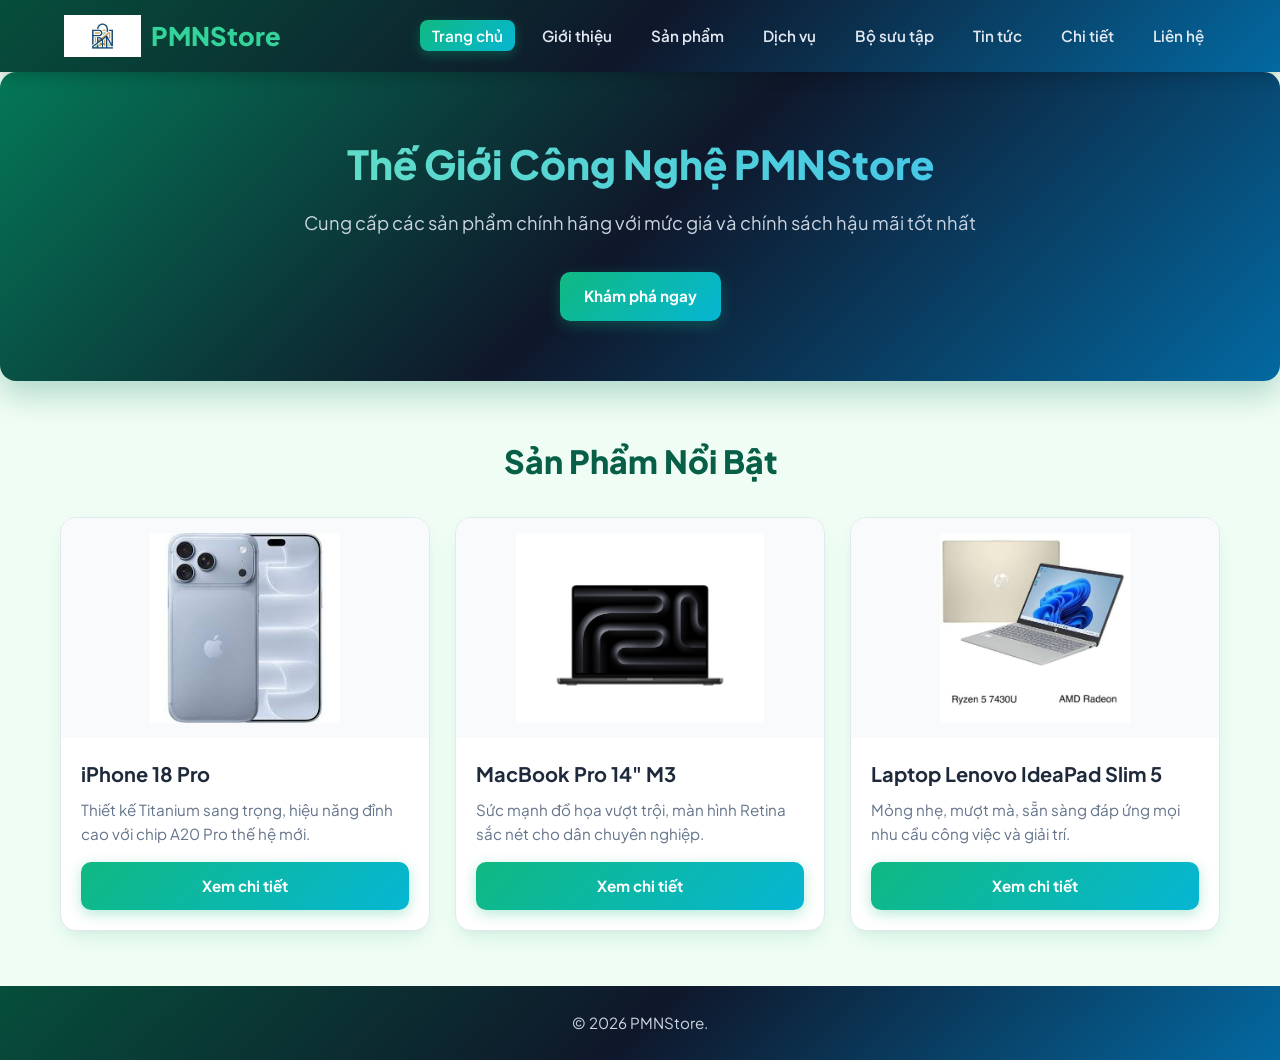
<file: index.html>
<!DOCTYPE html>
<html lang="vi">
<head>
    <meta charset="UTF-8">
    <meta name="viewport" content="width=device-width, initial-scale=1.0">
    <title>Trang Chủ - PMNStore</title>
    <link rel="stylesheet" href="css/style.css">
</head>
<body>
    <header class="header">
        <div class="logo">
            <img src="images/logo.png" alt="PMNStore Logo">
            <span>PMNStore</span>
        </div>
        <nav class="nav">
            <ul>
                <li><a href="index.html" class="active">Trang chủ</a></li>
                <li><a href="about.html">Giới thiệu</a></li>
                <li><a href="products.html">Sản phẩm</a></li>
                <li><a href="services.html">Dịch vụ</a></li>
                <li><a href="gallery.html">Bộ sưu tập</a></li>
                <li><a href="blog.html">Tin tức</a></li>
                <li><a href="details.html">Chi tiết</a></li>
                <li><a href="contact.html">Liên hệ</a></li>
            </ul>
        </nav>
    </header>

    <section class="hero-banner">
        <h1>Thế Giới Công Nghệ PMNStore</h1>
        <p>Cung cấp các sản phẩm chính hãng với mức giá và chính sách hậu mãi tốt nhất</p>
        <a href="products.html" class="btn" style="margin-top: 15px;">Khám phá ngay</a>
    </section>

    <main class="container">
        <section>
            <h2 class="section-title">Sản Phẩm Nổi Bật</h2>
            <div class="grid-container">
    <article class="card">
        <img src="images/iphone.jpg" alt="iPhone 18 Pro" class="card-img">
        <div class="card-body">
            <h3>iPhone 18 Pro</h3>
            <p class="card-text">Thiết kế Titanium sang trọng, hiệu năng đỉnh cao với chip A20 Pro thế hệ mới.</p>
            <a href="details.html?id=iphone18" class="btn">Xem chi tiết</a>
        </div>
    </article>

    <article class="card">
        <img src="images/macbook.jpg" alt="MacBook Pro" class="card-img">
        <div class="card-body">
            <h3>MacBook Pro 14" M3</h3>
            <p class="card-text">Sức mạnh đồ họa vượt trội, màn hình Retina sắc nét cho dân chuyên nghiệp.</p>
            <a href="details.html?id=macbook" class="btn">Xem chi tiết</a>
        </div>
    </article>

    <article class="card">
        <img src="images/laptop.jpg" alt="Laptop Lenovo" class="card-img">
        <div class="card-body">
            <h3>Laptop Lenovo IdeaPad Slim 5</h3>
            <p class="card-text">Mỏng nhẹ, mượt mà, sẵn sàng đáp ứng mọi nhu cầu công việc và giải trí.</p>
            <a href="details.html?id=laptop" class="btn">Xem chi tiết</a>
        </div>
    </article>
</div>
                </article>
            </div>
        </section>
    </main>

    <footer class="footer">
        <p>&copy; 2026 PMNStore. </p>
    </footer>
</body>
</html>
</file>
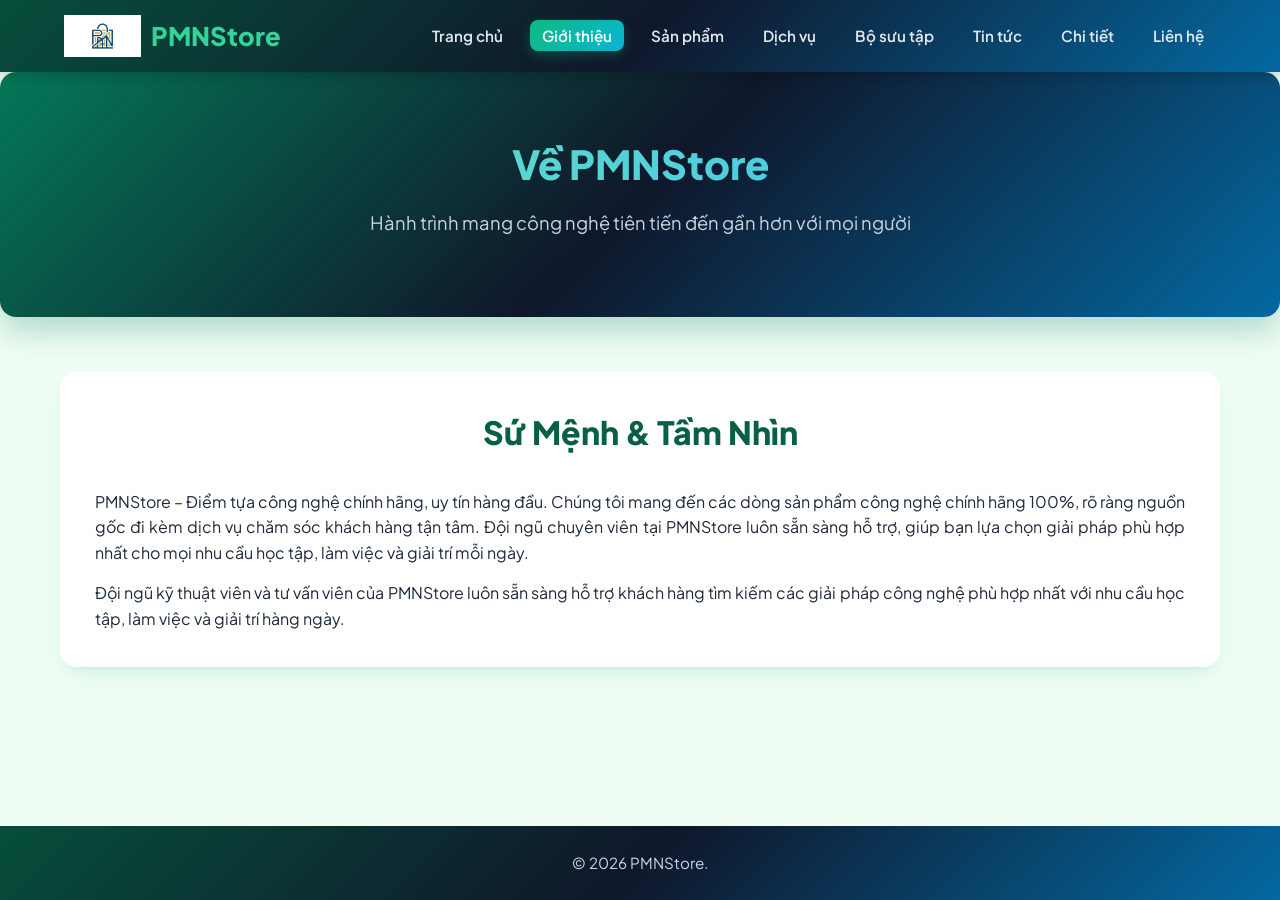
<file: about.html>
<!DOCTYPE html>
<html lang="vi">
<head>
    <meta charset="UTF-8">
    <meta name="viewport" content="width=device-width, initial-scale=1.0">
    <title>Giới Thiệu - PMNStore</title>
    <link rel="stylesheet" href="css/style.css">
</head>
<body>
    <header class="header">
        <div class="logo">
            <img src="images/logo.png" alt="PMNStore Logo">
            <span>PMNStore</span>
        </div>
        <nav class="nav">
            <ul>
                <li><a href="index.html">Trang chủ</a></li>
                <li><a href="about.html" class="active">Giới thiệu</a></li>
                <li><a href="products.html">Sản phẩm</a></li>
                <li><a href="services.html">Dịch vụ</a></li>
                <li><a href="gallery.html">Bộ sưu tập</a></li>
                <li><a href="blog.html">Tin tức</a></li>
                <li><a href="details.html">Chi tiết</a></li>
                <li><a href="contact.html">Liên hệ</a></li>
            </ul>
        </nav>
    </header>

    <section class="hero-banner">
        <h1>Về PMNStore</h1>
        <p>Hành trình mang công nghệ tiên tiến đến gần hơn với mọi người</p>
    </section>

    <main class="container">
        <section class="content-box">
            <h2 class="section-title">Sứ Mệnh & Tầm Nhìn</h2>
            <p style="margin-bottom: 15px; text-align: justify;">
               PMNStore – Điểm tựa công nghệ chính hãng, uy tín hàng đầu.

Chúng tôi mang đến các dòng sản phẩm công nghệ chính hãng 100%, rõ ràng nguồn gốc đi kèm dịch vụ chăm sóc khách hàng tận tâm. Đội ngũ chuyên viên tại PMNStore luôn sẵn sàng hỗ trợ, giúp bạn lựa chọn giải pháp phù hợp nhất cho mọi nhu cầu học tập, làm việc và giải trí mỗi ngày.
            </p>
            <p style="text-align: justify;">
                Đội ngũ kỹ thuật viên và tư vấn viên của PMNStore luôn sẵn sàng hỗ trợ khách hàng tìm kiếm các giải pháp công nghệ phù hợp nhất với nhu cầu học tập, làm việc và giải trí hàng ngày.
            </p>
        </section>
    </main>

    <footer class="footer">
        <p>&copy; 2026 PMNStore. </p>
    </footer>
</body>
</html>
</file>
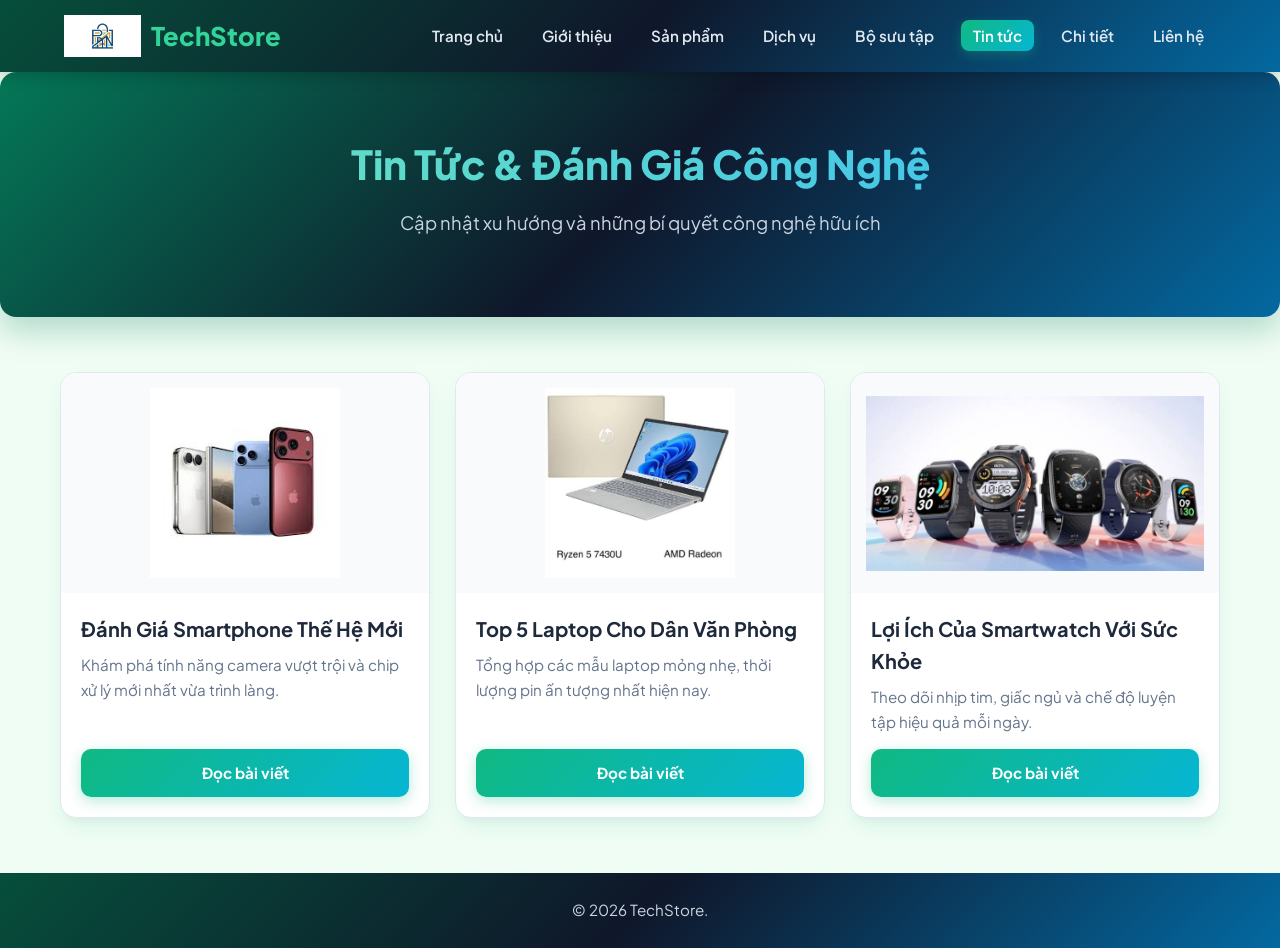
<file: blog.html>
<!DOCTYPE html>
<html lang="vi">
<head>
    <meta charset="UTF-8">
    <meta name="viewport" content="width=device-width, initial-scale=1.0">
    <title>Tin Tức - TechStore</title>
    <link rel="stylesheet" href="css/style.css">
<link rel="icon" type="image/png" href="images/logo.png">
</head>
<body>
    <header class="header">
        <div class="logo">
            <img src="images/logo.png" alt="TechStore Logo">
            <span>TechStore</span>
        </div>
        <nav class="nav">
            <ul>
                <li><a href="index.html">Trang chủ</a></li>
                <li><a href="about.html">Giới thiệu</a></li>
                <li><a href="products.html">Sản phẩm</a></li>
                <li><a href="services.html">Dịch vụ</a></li>
                <li><a href="gallery.html">Bộ sưu tập</a></li>
                <li><a href="blog.html" class="active">Tin tức</a></li>
                <li><a href="details.html">Chi tiết</a></li>
                <li><a href="contact.html">Liên hệ</a></li>
            </ul>
        </nav>
    </header>

    <section class="hero-banner">
        <h1>Tin Tức & Đánh Giá Công Nghệ</h1>
        <p>Cập nhật xu hướng và những bí quyết công nghệ hữu ích</p>
    </section>

    <main class="container">
        <div class="grid-container">
            <article class="card">
                <img src="images/iphone2.jpg" alt="Đánh giá iPhone" class="card-img">
                <div class="card-body">
                    <h3>Đánh Giá Smartphone Thế Hệ Mới</h3>
                    <p>Khám phá tính năng camera vượt trội và chip xử lý mới nhất vừa trình làng.</p>
                    <a href="details.html" class="btn">Đọc bài viết</a>
                </div>
            </article>
            <article class="card">
                <img src="images/laptop.jpg" alt="Tư vấn laptop" class="card-img">
                <div class="card-body">
                    <h3>Top 5 Laptop Cho Dân Văn Phòng</h3>
                    <p>Tổng hợp các mẫu laptop mỏng nhẹ, thời lượng pin ấn tượng nhất hiện nay.</p>
                    <a href="details.html" class="btn">Đọc bài viết</a>
                </div>
            </article>
            <article class="card">
                <img src="images/dongho1.jpg" alt="Đồng hồ thông minh" class="card-img">
                <div class="card-body">
                    <h3>Lợi Ích Của Smartwatch Với Sức Khỏe</h3>
                    <p>Theo dõi nhịp tim, giấc ngủ và chế độ luyện tập hiệu quả mỗi ngày.</p>
                    <a href="details.html" class="btn">Đọc bài viết</a>
                </div>
            </article>
        </div>
    </main>

    <footer class="footer">
        <p>&copy; 2026 TechStore. </p>
    </footer>
</body>
</html>
</file>
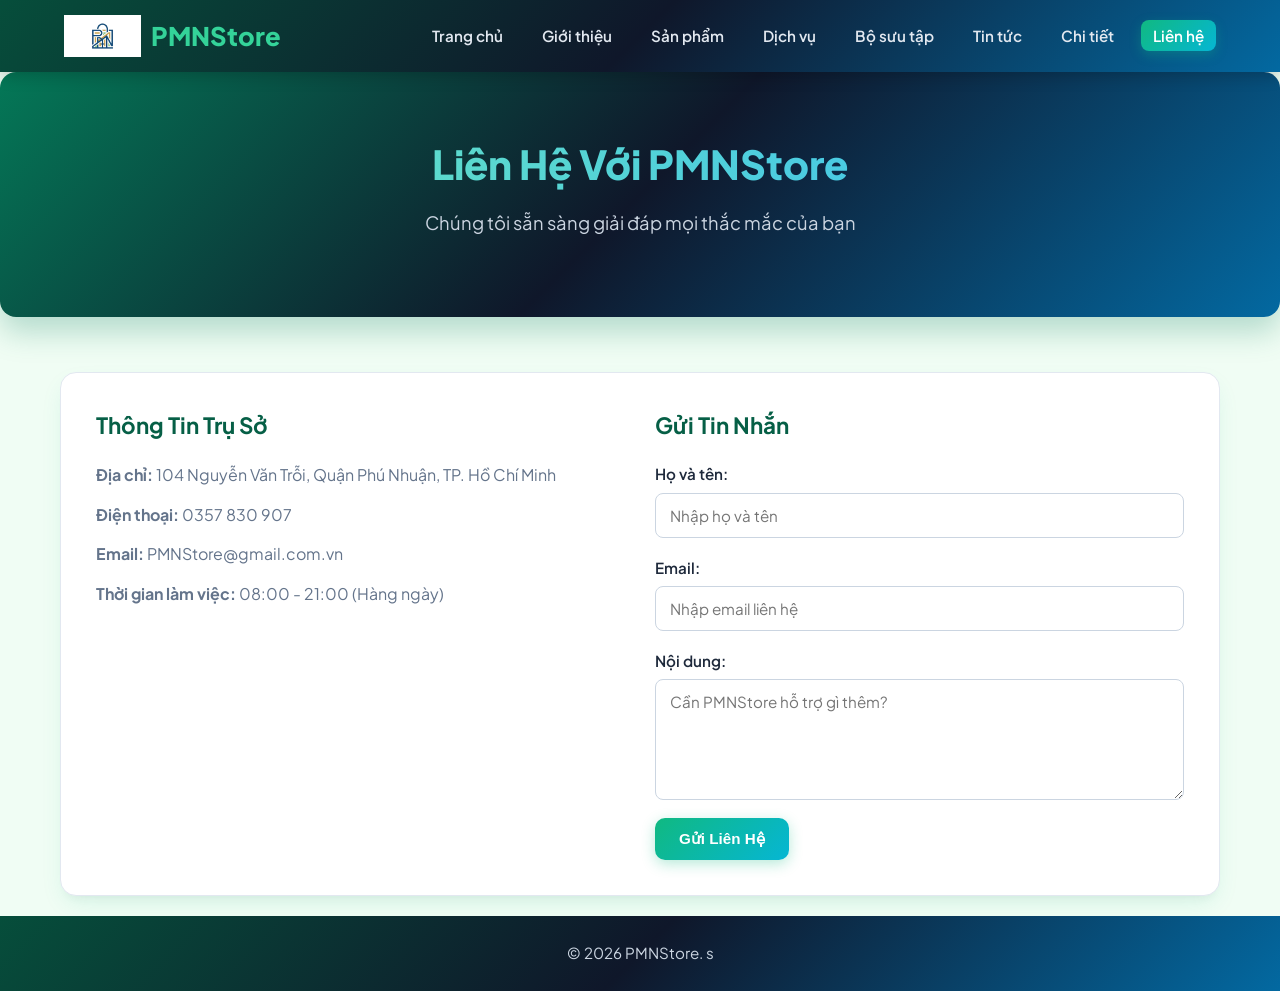
<file: contact.html>
<!DOCTYPE html>
<html lang="vi">
<head>
    <meta charset="UTF-8">
    <meta name="viewport" content="width=device-width, initial-scale=1.0">
    <title>Liên Hệ - PMNStore</title>
    <link rel="stylesheet" href="css/style.css">
</head>
<body>
    <header class="header">
        <div class="logo">
            <img src="images/logo.png" alt="PMNStore Logo">
            <span>PMNStore</span>
        </div>
        <nav class="nav">
            <ul>
                <li><a href="index.html">Trang chủ</a></li>
                <li><a href="about.html">Giới thiệu</a></li>
                <li><a href="products.html">Sản phẩm</a></li>
                <li><a href="services.html">Dịch vụ</a></li>
                <li><a href="gallery.html">Bộ sưu tập</a></li>
                <li><a href="blog.html">Tin tức</a></li>
                <li><a href="details.html">Chi tiết</a></li>
                <li><a href="contact.html" class="active">Liên hệ</a></li>
            </ul>
        </nav>
    </header>

    <section class="hero-banner">
        <h1>Liên Hệ Với PMNStore</h1>
        <p>Chúng tôi sẵn sàng giải đáp mọi thắc mắc của bạn</p>
    </section>

    <main class="container">
        <div class="contact-wrapper">
            <div class="contact-info">
                <h2>Thông Tin Trụ Sở</h2>
                <p><strong>Địa chỉ:</strong> 104 Nguyễn Văn Trỗi, Quận Phú Nhuận, TP. Hồ Chí Minh</p>
                <p><strong>Điện thoại:</strong> 0357 830 907</p>
                <p><strong>Email:</strong> PMNStore@gmail.com.vn</p>
                <p><strong>Thời gian làm việc:</strong> 08:00 - 21:00 (Hàng ngày)</p>
            </div>

            <form class="contact-form" onsubmit="event.preventDefault(); alert('Cảm ơn bạn đã gửi tin nhắn!');">
                <h2>Gửi Tin Nhắn</h2>
                <div class="form-group">
                    <label for="name">Họ và tên:</label>
                    <input type="text" id="name" required placeholder="Nhập họ và tên">
                </div>
                <div class="form-group">
                    <label for="email">Email:</label>
                    <input type="email" id="email" required placeholder="Nhập email liên hệ">
                </div>
                <div class="form-group">
                    <label for="message">Nội dung:</label>
                    <textarea id="message" rows="5" required placeholder="Cần PMNStore hỗ trợ gì thêm?"></textarea>
                </div>
                <button type="submit" class="btn">Gửi Liên Hệ</button>
            </form>
        </div>
    </main>

    <footer class="footer">
        <p>&copy; 2026 PMNStore. s</p>
    </footer>
</body>
</html>
</file>
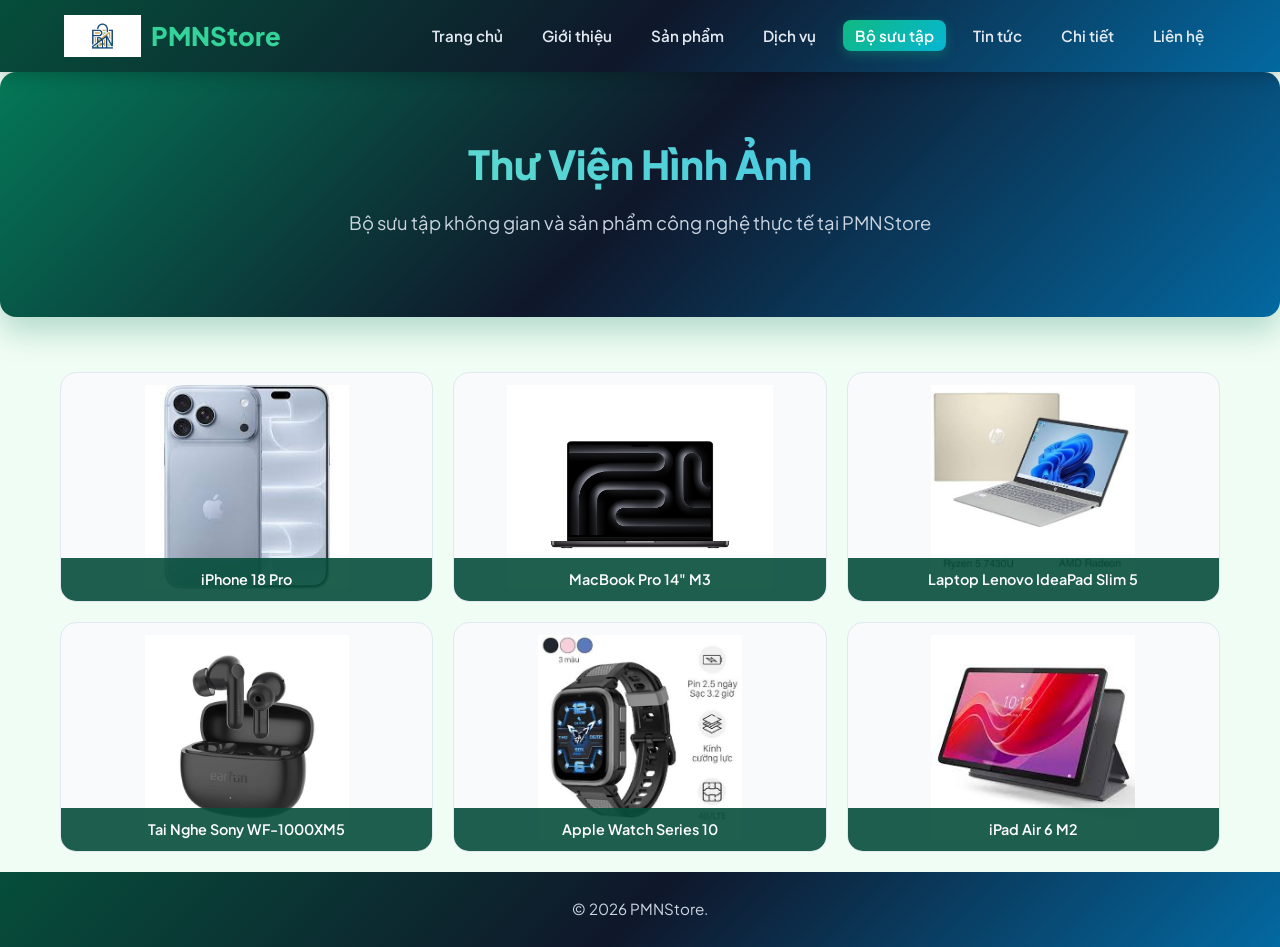
<file: gallery.html>
<!DOCTYPE html>
<html lang="vi">
<head>
    <meta charset="UTF-8">
    <meta name="viewport" content="width=device-width, initial-scale=1.0">
    <title>Bộ Sưu Tập - PMNStore</title>
    <link rel="stylesheet" href="css/style.css">
<link rel="icon" type="image/png" href="images/logo.png">
</head>
<body>
    <header class="header">
        <div class="logo">
            <img src="images/logo.png" alt="PMNStore Logo">
            <span>PMNStore</span>
        </div>
        <nav class="nav">
            <ul>
                <li><a href="index.html">Trang chủ</a></li>
                <li><a href="about.html">Giới thiệu</a></li>
                <li><a href="products.html">Sản phẩm</a></li>
                <li><a href="services.html">Dịch vụ</a></li>
                <li><a href="gallery.html" class="active">Bộ sưu tập</a></li>
                <li><a href="blog.html">Tin tức</a></li>
                <li><a href="details.html">Chi tiết</a></li>
                <li><a href="contact.html">Liên hệ</a></li>
            </ul>
        </nav>
    </header>

    <section class="hero-banner">
        <h1>Thư Viện Hình Ảnh</h1>
        <p>Bộ sưu tập không gian và sản phẩm công nghệ thực tế tại PMNStore</p>
    </section>

    <main class="container">
        <div class="gallery-grid">
            <div class="gallery-item">
                <img src="images/iphone.jpg" alt="iPhone 18 Pro">
                <div class="gallery-caption">iPhone 18 Pro</div>
            </div>
            <div class="gallery-item">
                <img src="images/macbook.jpg" alt="MacBook Pro">
                <div class="gallery-caption">MacBook Pro 14" M3</div>
            </div>
            <div class="gallery-item">
                <img src="images/laptop.jpg" alt="Laptop Lenovo">
                <div class="gallery-caption">Laptop Lenovo IdeaPad Slim 5</div>
            </div>
            <div class="gallery-item">
                <img src="images/tai nghe.jpg" alt="Tai nghe Sony">
                <div class="gallery-caption">Tai Nghe Sony WF-1000XM5</div>
            </div>
            <div class="gallery-item">
                <img src="images/dongho.jpg" alt="Apple Watch">
                <div class="gallery-caption">Apple Watch Series 10</div>
            </div>
            <div class="gallery-item">
                <img src="images/maytinhbang.jpg" alt="iPad Air 6">
                <div class="gallery-caption">iPad Air 6 M2</div>
            </div>
        </div>
    </main>

    <footer class="footer">
        <p>&copy; 2026 PMNStore. </p>
    </footer>
</body>
</html>
</file>
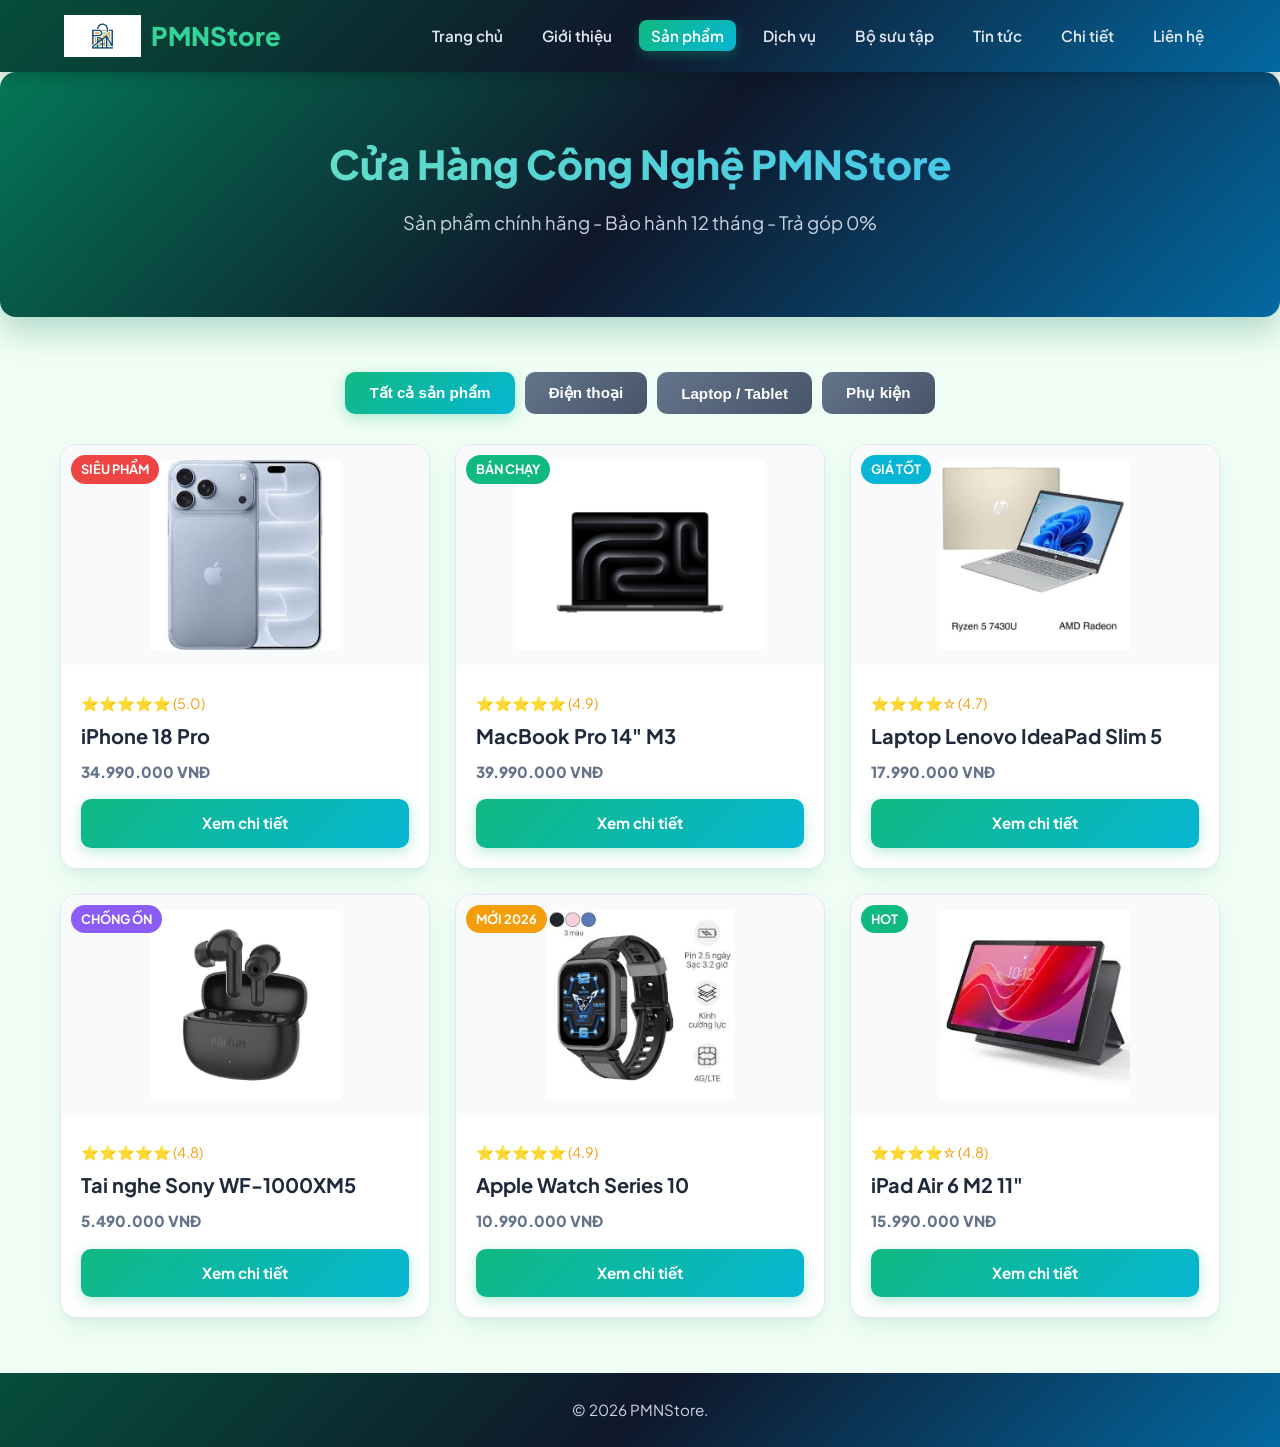
<file: products.html>
<!DOCTYPE html>
<html lang="vi">
<head>
    <meta charset="UTF-8">
    <meta name="viewport" content="width=device-width, initial-scale=1.0">
    <title>Sản Phẩm - PMNStore</title>
    <link rel="stylesheet" href="css/style.css">
</head>
<body>
    <header class="header">
        <div class="logo">
            <img src="images/logo.png" alt="PMNStore Logo">
            <span>PMNStore</span>
        </div>
        <nav class="nav">
            <ul>
                <li><a href="index.html">Trang chủ</a></li>
                <li><a href="about.html">Giới thiệu</a></li>
                <li><a href="products.html" class="active">Sản phẩm</a></li>
                <li><a href="services.html">Dịch vụ</a></li>
                <li><a href="gallery.html">Bộ sưu tập</a></li>
                <li><a href="blog.html">Tin tức</a></li>
                <li><a href="details.html">Chi tiết</a></li>
                <li><a href="contact.html">Liên hệ</a></li>
            </ul>
        </nav>
    </header>

    <section class="hero-banner">
        <h1>Cửa Hàng Công Nghệ PMNStore</h1>
        <p>Sản phẩm chính hãng - Bảo hành 12 tháng - Trả góp 0%</p>
    </section>

    <main class="container">
        <!-- BỘ LỌC SẢN PHẨM -->
        <div style="display: flex; justify-content: center; gap: 10px; margin-bottom: 30px; flex-wrap: wrap;">
            <button class="btn" onclick="filterProducts('all')">Tất cả sản phẩm</button>
            <button class="btn btn-secondary" onclick="filterProducts('phone')">Điện thoại</button>
            <button class="btn btn-secondary" onclick="filterProducts('laptop')">Laptop / Tablet</button>
            <button class="btn btn-secondary" onclick="filterProducts('accessory')">Phụ kiện</button>
        </div>

        <div class="grid-container" id="product-list">
            <!-- iPhone 18 Pro -->
            <article class="card product-item" data-category="phone">
                <div style="position: relative;">
                    <span style="position: absolute; top: 10px; left: 10px; background: #ef4444; color: white; padding: 4px 10px; border-radius: 20px; font-size: 0.8rem; font-weight: bold; z-index: 2;">SIÊU PHẨM</span>
                    <img src="images/iphone.jpg" alt="iPhone 18 Pro" class="card-img">
                </div>
                <div class="card-body">
                    <div style="color: #f59e0b; font-size: 0.9rem; margin-bottom: 5px;">⭐⭐⭐⭐⭐ (5.0)</div>
                    <h3>iPhone 18 Pro</h3>
                    <p class="price">34.990.000 VNĐ</p>
                    <div style="display: flex; gap: 8px;">
                        <a href="details.html?id=iphone18" class="btn" style="flex: 1;">Xem chi tiết</a>
                    </div>
                </div>
            </article>

            <!-- MacBook Pro 14 M3 -->
            <article class="card product-item" data-category="laptop">
                <div style="position: relative;">
                    <span style="position: absolute; top: 10px; left: 10px; background: #10b981; color: white; padding: 4px 10px; border-radius: 20px; font-size: 0.8rem; font-weight: bold; z-index: 2;">BÁN CHẠY</span>
                    <img src="images/macbook.jpg" alt="MacBook Pro" class="card-img">
                </div>
                <div class="card-body">
                    <div style="color: #f59e0b; font-size: 0.9rem; margin-bottom: 5px;">⭐⭐⭐⭐⭐ (4.9)</div>
                    <h3>MacBook Pro 14" M3</h3>
                    <p class="price">39.990.000 VNĐ</p>
                    <div style="display: flex; gap: 8px;">
                        <a href="details.html?id=macbook" class="btn" style="flex: 1;">Xem chi tiết</a>
                    </div>
                </div>
            </article>

            <!-- Laptop Lenovo IdeaPad Slim 5 -->
            <article class="card product-item" data-category="laptop">
                <div style="position: relative;">
                    <span style="position: absolute; top: 10px; left: 10px; background: #06b6d4; color: white; padding: 4px 10px; border-radius: 20px; font-size: 0.8rem; font-weight: bold; z-index: 2;">GIÁ TỐT</span>
                    <img src="images/laptop.jpg" alt="Laptop Lenovo" class="card-img">
                </div>
                <div class="card-body">
                    <div style="color: #f59e0b; font-size: 0.9rem; margin-bottom: 5px;">⭐⭐⭐⭐☆ (4.7)</div>
                    <h3>Laptop Lenovo IdeaPad Slim 5</h3>
                    <p class="price">17.990.000 VNĐ</p>
                    <div style="display: flex; gap: 8px;">
                        <a href="details.html?id=laptop" class="btn" style="flex: 1;">Xem chi tiết</a>
                    </div>
                </div>
            </article>

            <!-- Tai nghe Sony -->
            <article class="card product-item" data-category="accessory">
                <div style="position: relative;">
                    <span style="position: absolute; top: 10px; left: 10px; background: #8b5cf6; color: white; padding: 4px 10px; border-radius: 20px; font-size: 0.8rem; font-weight: bold; z-index: 2;">CHỐNG ỒN</span>
                    <img src="images/tai nghe.jpg" alt="Tai nghe Sony" class="card-img">
                </div>
                <div class="card-body">
                    <div style="color: #f59e0b; font-size: 0.9rem; margin-bottom: 5px;">⭐⭐⭐⭐⭐ (4.8)</div>
                    <h3>Tai nghe Sony WF-1000XM5</h3>
                    <p class="price">5.490.000 VNĐ</p>
                    <div style="display: flex; gap: 8px;">
                        <a href="details.html?id=tainghe" class="btn" style="flex: 1;">Xem chi tiết</a>
                    </div>
                </div>
            </article>

            <!-- Apple Watch -->
            <article class="card product-item" data-category="accessory">
                <div style="position: relative;">
                    <span style="position: absolute; top: 10px; left: 10px; background: #f59e0b; color: white; padding: 4px 10px; border-radius: 20px; font-size: 0.8rem; font-weight: bold; z-index: 2;">MỚI 2026</span>
                    <img src="images/dongho.jpg" alt="Apple Watch" class="card-img">
                </div>
                <div class="card-body">
                    <div style="color: #f59e0b; font-size: 0.9rem; margin-bottom: 5px;">⭐⭐⭐⭐⭐ (4.9)</div>
                    <h3>Apple Watch Series 10</h3>
                    <p class="price">10.990.000 VNĐ</p>
                    <div style="display: flex; gap: 8px;">
                        <a href="details.html?id=dongho" class="btn" style="flex: 1;">Xem chi tiết</a>
                    </div>
                </div>
            </article>

            <!-- iPad Air 6 -->
            <article class="card product-item" data-category="laptop">
                <div style="position: relative;">
                    <span style="position: absolute; top: 10px; left: 10px; background: #10b981; color: white; padding: 4px 10px; border-radius: 20px; font-size: 0.8rem; font-weight: bold; z-index: 2;">HOT</span>
                    <img src="images/maytinhbang.jpg" alt="iPad Air 6" class="card-img">
                </div>
                <div class="card-body">
                    <div style="color: #f59e0b; font-size: 0.9rem; margin-bottom: 5px;">⭐⭐⭐⭐☆ (4.8)</div>
                    <h3>iPad Air 6 M2 11"</h3>
                    <p class="price">15.990.000 VNĐ</p>
                    <div style="display: flex; gap: 8px;">
                        <a href="details.html?id=maytinhbang" class="btn" style="flex: 1;">Xem chi tiết</a>
                    </div>
                </div>
            </article>
        </div>
    </main>

    <footer class="footer">
        <p>&copy; 2026 PMNStore. </p>
    </footer>

    <script>
        function filterProducts(category) {
            const items = document.querySelectorAll('.product-item');
            items.forEach(item => {
                if (category === 'all' || item.getAttribute('data-category') === category) {
                    item.style.display = 'flex';
                } else {
                    item.style.display = 'none';
                }
            });
        }
    </script>
</body>
</html>
</file>
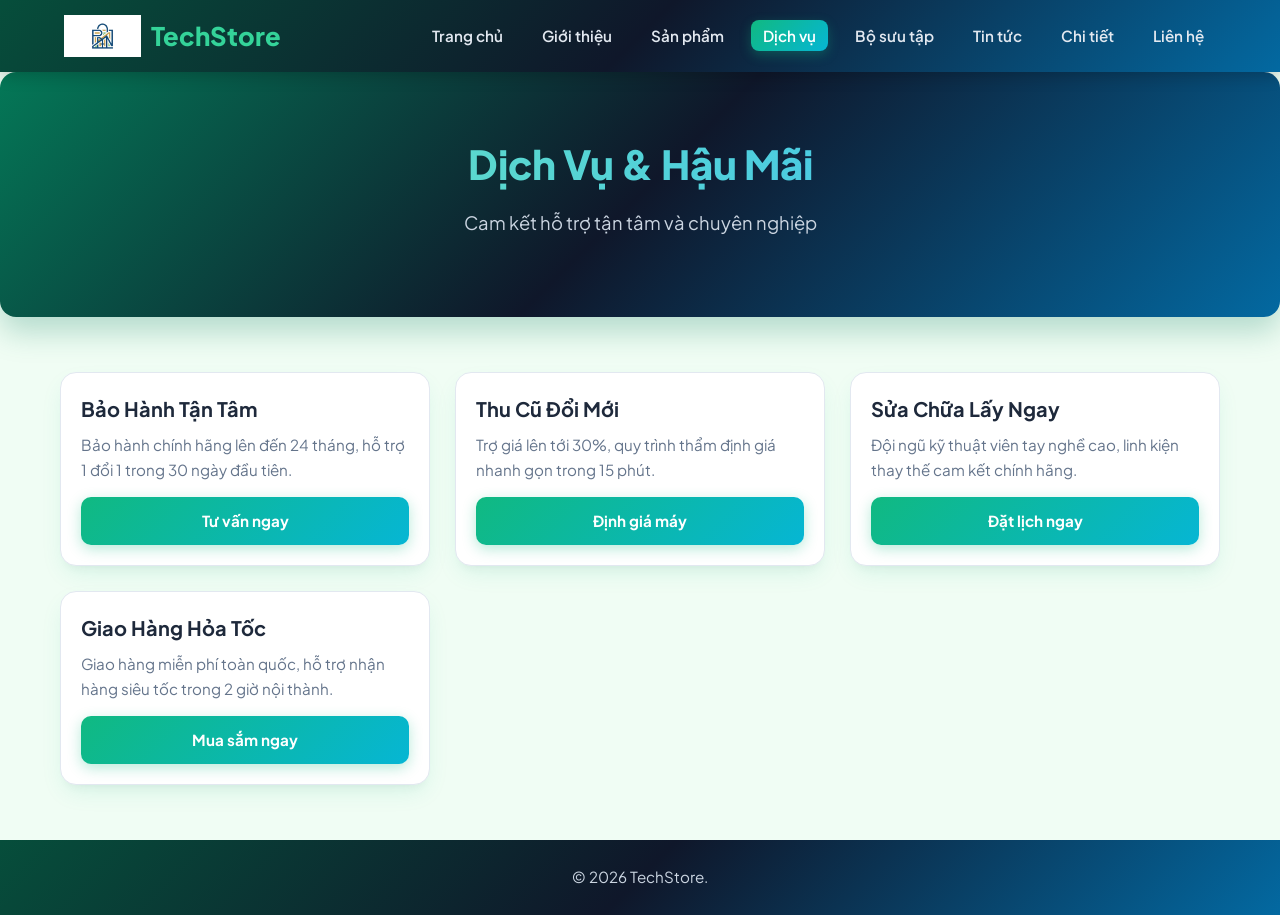
<file: services.html>
<!DOCTYPE html>
<html lang="vi">
<head>
    <meta charset="UTF-8">
    <meta name="viewport" content="width=device-width, initial-scale=1.0">
    <title>Dịch Vụ - TechStore</title>
    <link rel="stylesheet" href="css/style.css">
<link rel="icon" type="image/png" href="images/logo.png">
</head>
<body>
    <header class="header">
        <div class="logo">
            <img src="images/logo.png" alt="TechStore Logo">
            <span>TechStore</span>
        </div>
        <nav class="nav">
            <ul>
                <li><a href="index.html">Trang chủ</a></li>
                <li><a href="about.html">Giới thiệu</a></li>
                <li><a href="products.html">Sản phẩm</a></li>
                <li><a href="services.html" class="active">Dịch vụ</a></li>
                <li><a href="gallery.html">Bộ sưu tập</a></li>
                <li><a href="blog.html">Tin tức</a></li>
                <li><a href="details.html">Chi tiết</a></li>
                <li><a href="contact.html">Liên hệ</a></li>
            </ul>
        </nav>
    </header>

    <section class="hero-banner">
        <h1>Dịch Vụ & Hậu Mãi</h1>
        <p>Cam kết hỗ trợ tận tâm và chuyên nghiệp</p>
    </section>

    <main class="container">
        <div class="grid-container">
            <article class="card">
                <div class="card-body">
                    <h3>Bảo Hành Tận Tâm</h3>
                    <p>Bảo hành chính hãng lên đến 24 tháng, hỗ trợ 1 đổi 1 trong 30 ngày đầu tiên.</p>
                    <a href="contact.html" class="btn">Tư vấn ngay</a>
                </div>
            </article>
            <article class="card">
                <div class="card-body">
                    <h3>Thu Cũ Đổi Mới</h3>
                    <p>Trợ giá lên tới 30%, quy trình thẩm định giá nhanh gọn trong 15 phút.</p>
                    <a href="contact.html" class="btn">Định giá máy</a>
                </div>
            </article>
            <article class="card">
                <div class="card-body">
                    <h3>Sửa Chữa Lấy Ngay</h3>
                    <p>Đội ngũ kỹ thuật viên tay nghề cao, linh kiện thay thế cam kết chính hãng.</p>
                    <a href="contact.html" class="btn">Đặt lịch ngay</a>
                </div>
            </article>
            <article class="card">
                <div class="card-body">
                    <h3>Giao Hàng Hỏa Tốc</h3>
                    <p>Giao hàng miễn phí toàn quốc, hỗ trợ nhận hàng siêu tốc trong 2 giờ nội thành.</p>
                    <a href="products.html" class="btn">Mua sắm ngay</a>
                </div>
            </article>
        </div>
    </main>

    <footer class="footer">
        <p>&copy; 2026 TechStore. </p>
    </footer>
</body>
</html>
</file>
<file: css/style.css>
@import url('https://fonts.googleapis.com/css2?family=Plus+Jakarta+Sans:wght@400;500;600;700;800&display=swap');

/* ==========================================================================
   PMNSTORE - TỔNG HỢP CSS TOÀN BỘ WEBSITE (XANH LÁ MIX XANH BIỂN)
   ========================================================================== */

:root {
    --gradient-primary: linear-gradient(135deg, #10b981 0%, #06b6d4 100%);
    --gradient-accent: linear-gradient(90deg, #059669 0%, #0284c7 100%);
    --gradient-hero: linear-gradient(135deg, #047857 0%, #0f172a 50%, #0369a1 100%);
    --gradient-header: linear-gradient(135deg, #064e3b 0%, #0f172a 50%, #0369a1 100%);
    --primary: #10b981;
    --primary-hover: #059669;
    --secondary: #06b6d4;
    --accent: #f59e0b;
    --success: #10b981;
    --dark: #0f172a;
    --text-dark: #1e293b;
    --text-muted: #64748b;
    --bg-light: #f0fdf4;
    --white: #ffffff;
    --shadow-card: 0 10px 25px -5px rgba(16, 185, 129, 0.12), 0 8px 10px -6px rgba(0, 0, 0, 0.05);
    --shadow-hover: 0 20px 35px -5px rgba(6, 182, 212, 0.25);
    --radius: 16px;
    --transition: all 0.3s cubic-bezier(0.4, 0, 0.2, 1);
}

* {
    margin: 0;
    padding: 0;
    box-sizing: border-box;
}

body {
    font-family: 'Plus Jakarta Sans', 'Segoe UI', Arial, sans-serif;
    background-color: var(--bg-light);
    color: var(--text-dark);
    line-height: 1.6;
    display: flex;
    flex-direction: column;
    min-height: 100vh;
}

.container {
    max-width: 1200px;
    margin: 0 auto;
    padding: 20px;
    width: 100%;
}

/* --- Header & Navigation --- */
header, .header {
    background: var(--gradient-header);
    color: var(--white);
    display: flex;
    justify-content: space-between;
    align-items: center;
    padding: 15px 5%;
    position: sticky;
    top: 0;
    z-index: 1000;
    box-shadow: 0 4px 15px rgba(0, 0, 0, 0.2);
}

.logo {
    display: flex;
    align-items: center;
    gap: 10px;
    font-size: 1.6rem;
    font-weight: 800;
    color: #34d399;
    text-decoration: none;
}

    .logo img {
        height: 42px;
        width: auto;
        object-fit: contain;
    }

.nav ul, .nav-menu {
    display: flex;
    list-style: none;
    gap: 15px;
}

.nav a, .nav-link {
    color: #e2e8f0;
    text-decoration: none;
    font-weight: 600;
    font-size: 0.95rem;
    padding: 6px 12px;
    border-radius: 8px;
    transition: var(--transition);
}

    .nav a:hover, .nav a.active, .nav-link:hover, .nav-link.active {
        color: var(--white);
        background: var(--gradient-primary);
        box-shadow: 0 4px 12px rgba(16, 185, 129, 0.3);
    }

/* --- Hero Banner --- */
.hero-banner, .hero {
    background: var(--gradient-hero);
    color: var(--white);
    text-align: center;
    padding: 60px 20px;
    border-radius: var(--radius);
    margin-bottom: 35px;
    position: relative;
    overflow: hidden;
    box-shadow: 0 15px 30px rgba(4, 120, 87, 0.25);
}

    .hero-banner h1, .hero h1 {
        font-size: 2.5rem;
        font-weight: 800;
        margin-bottom: 12px;
        background: linear-gradient(90deg, #6ee7b7, #38bdf8);
        -webkit-background-clip: text;
        -webkit-text-fill-color: transparent;
    }

    .hero-banner p, .hero p {
        font-size: 1.15rem;
        color: #cbd5e1;
        max-width: 680px;
        margin: 0 auto 20px auto;
    }

.section-title, .page-title {
    text-align: center;
    margin-bottom: 30px;
    font-size: 2rem;
    font-weight: 800;
    color: #065f46;
}

.content-box {
    background: var(--white);
    padding: 35px;
    border-radius: var(--radius);
    box-shadow: var(--shadow-card);
    margin-bottom: 30px;
}

/* --- Grid & Cards --- */
.grid-container, .grid-layout {
    display: grid;
    grid-template-columns: repeat(auto-fit, minmax(280px, 1fr));
    gap: 25px;
    margin-bottom: 35px;
}

.card {
    background: var(--white);
    border-radius: var(--radius);
    overflow: hidden;
    box-shadow: var(--shadow-card);
    transition: var(--transition);
    border: 1px solid #e2e8f0;
    display: flex;
    flex-direction: column;
}

    .card:hover {
        transform: translateY(-7px);
        box-shadow: var(--shadow-hover);
        border-color: var(--primary);
    }

/* --- XỬ LÝ ẢNH VỪA KHUNG (XÓA BỎ BỊ CẮT XÉN) --- */
.card-img, .card-img-wrapper img {
    width: 100%;
    height: 220px;
    object-fit: contain; /* Co giãn vừa khung hình 100% */
    padding: 15px;
    background-color: #f8fafc;
    transition: var(--transition);
}

.card:hover .card-img, .card:hover .card-img-wrapper img {
    transform: scale(1.05);
}

.card-body {
    padding: 20px;
    display: flex;
    flex-direction: column;
    flex-grow: 1;
}

    .card-body h3, .card-title {
        font-size: 1.25rem;
        font-weight: 700;
        color: var(--text-dark);
        margin-bottom: 8px;
    }

    .card-body p, .card-text {
        color: var(--text-muted);
        font-size: 0.95rem;
        margin-bottom: 15px;
        flex-grow: 1;
    }

/* --- Giá sản phẩm --- */
.price, .price-tag, .price-amount {
    font-size: 1.35rem;
    color: #059669;
    font-weight: 800;
    margin-bottom: 15px;
    display: block;
}

/* --- Nút bấm (Gradient Xanh lá - Xanh biển) --- */
.btn, .btn-submit {
    display: inline-flex;
    align-items: center;
    justify-content: center;
    padding: 12px 24px;
    background: var(--gradient-primary);
    color: var(--white);
    text-decoration: none;
    border-radius: 10px;
    font-weight: 700;
    font-size: 0.95rem;
    border: none;
    cursor: pointer;
    transition: var(--transition);
    box-shadow: 0 4px 14px rgba(16, 185, 129, 0.3);
}

    .btn:hover, .btn-submit:hover {
        opacity: 0.95;
        transform: translateY(-2px);
        box-shadow: 0 6px 20px rgba(6, 182, 212, 0.4);
    }

.btn-secondary {
    background: linear-gradient(135deg, #64748b, #475569);
    box-shadow: none;
}

    .btn-secondary:hover {
        background: linear-gradient(135deg, #475569, #334155);
    }

/* --- Gallery Grid --- */
.gallery-grid {
    display: grid;
    grid-template-columns: repeat(auto-fill, minmax(280px, 1fr));
    gap: 20px;
}

.gallery-item {
    position: relative;
    border-radius: var(--radius);
    overflow: hidden;
    height: 230px;
    background: #f8fafc;
    border: 1px solid #e2e8f0;
}

    .gallery-item img {
        width: 100%;
        height: 100%;
        object-fit: contain;
        padding: 12px;
        transition: var(--transition);
    }

    .gallery-item:hover img {
        transform: scale(1.08);
    }

.gallery-caption {
    position: absolute;
    bottom: 0;
    left: 0;
    right: 0;
    background: rgba(6, 78, 59, 0.9);
    color: var(--white);
    padding: 10px;
    text-align: center;
    font-size: 0.9rem;
    font-weight: 600;
}

/* --- Product Detail Layout --- */
.product-detail-container {
    display: flex;
    gap: 40px;
    background: var(--white);
    padding: 35px;
    border-radius: var(--radius);
    box-shadow: var(--shadow-card);
    margin-top: 20px;
    border: 1px solid #e2e8f0;
}

.detail-image {
    flex: 1;
    max-width: 450px;
    background-color: #f8fafc;
    border-radius: 12px;
    padding: 20px;
    display: flex;
    align-items: center;
    justify-content: center;
    border: 1px solid #f1f5f9;
}

    .detail-image img {
        max-width: 100%;
        max-height: 350px;
        object-fit: contain;
    }

.detail-content {
    flex: 1;
}

    .detail-content h1 {
        font-size: 2.2rem;
        margin-bottom: 12px;
        color: #065f46;
        font-weight: 800;
    }

.description {
    margin-bottom: 20px;
    color: var(--text-muted);
    font-size: 1rem;
}

.specs-list {
    list-style: none;
    margin-bottom: 25px;
}

    .specs-list li {
        padding: 12px 0;
        border-bottom: 1px solid #f1f5f9;
        font-size: 0.95rem;
    }

.action-buttons {
    display: flex;
    gap: 15px;
}

/* --- Contact Section --- */
.contact-wrapper, .contact-grid {
    display: grid;
    grid-template-columns: 1fr 1fr;
    gap: 30px;
    background: var(--white);
    padding: 35px;
    border-radius: var(--radius);
    box-shadow: var(--shadow-card);
    border: 1px solid #e2e8f0;
}

.contact-info h2, .contact-form h2 {
    font-size: 1.4rem;
    margin-bottom: 18px;
    color: #065f46;
    font-weight: 700;
}

.contact-info p {
    margin-bottom: 14px;
    color: var(--text-muted);
}

.form-group {
    margin-bottom: 18px;
    display: flex;
    flex-direction: column;
}

    .form-group label {
        display: block;
        margin-bottom: 6px;
        font-weight: 600;
        font-size: 0.95rem;
        color: var(--text-dark);
    }

    .form-group input,
    .form-group textarea {
        width: 100%;
        padding: 12px 14px;
        border: 1px solid #cbd5e1;
        border-radius: 8px;
        font-size: 0.95rem;
        font-family: inherit;
        transition: var(--transition);
        outline: none;
    }

        .form-group input:focus,
        .form-group textarea:focus {
            border-color: var(--primary);
            box-shadow: 0 0 0 3px rgba(16, 185, 129, 0.2);
        }

/* --- Footer --- */
footer, .footer {
    background: var(--gradient-header);
    color: #cbd5e1;
    text-align: center;
    padding: 25px 20px;
    margin-top: auto;
    font-size: 0.95rem;
}

/* --- Responsive --- */
@media (max-width: 900px) {
    .product-detail-container,
    .contact-wrapper,
    .contact-grid {
        flex-direction: column;
        grid-template-columns: 1fr;
    }

    .detail-image {
        max-width: 100%;
    }
}

@media (max-width: 768px) {
    header, .header {
        flex-direction: column;
        gap: 15px;
    }

    .nav ul, .nav-menu {
        flex-wrap: wrap;
        justify-content: center;
        gap: 8px 10px;
    }

    .hero-banner h1, .hero h1 {
        font-size: 1.8rem;
    }

    .action-buttons {
        flex-direction: column;
    }

        .action-buttons .btn {
            width: 100%;
        }
}
</file>
